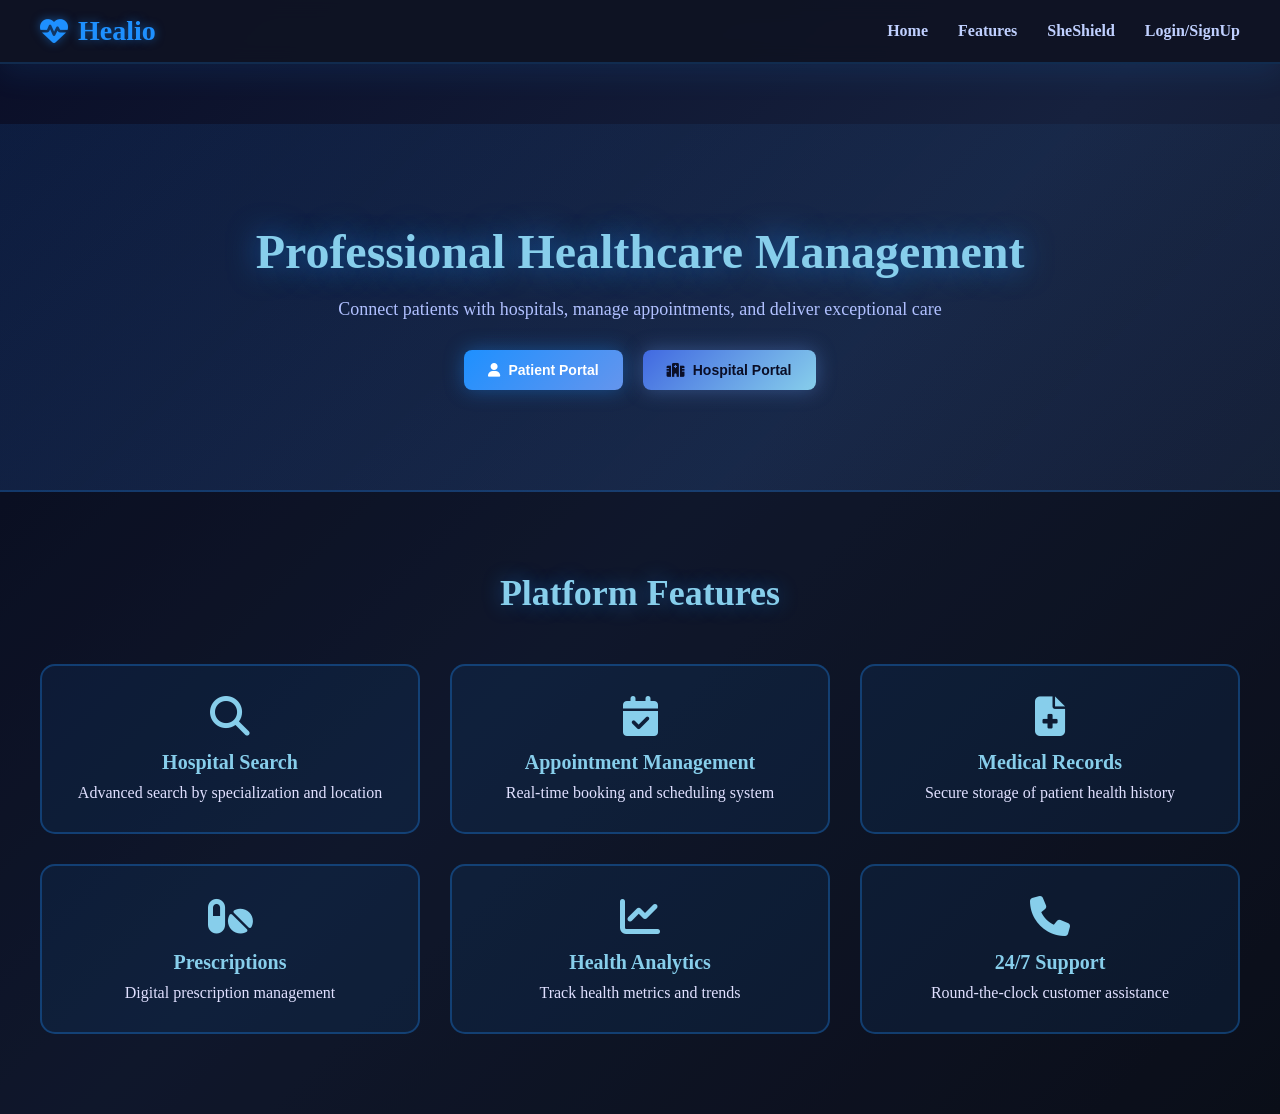
<file: index.html>
<!DOCTYPE html>
<html lang="en">
<head>
  <meta charset="UTF-8" />
  <meta name="viewport" content="width=device-width, initial-scale=1.0" />
  <title>Healio - Professional Healthcare Management</title>
  <link rel="stylesheet" href="style.css" />
  <link rel="stylesheet" href="https://cdnjs.cloudflare.com/ajax/libs/font-awesome/6.5.0/css/all.min.css" />
</head>
<body>

<!-- ECG Pulse Background -->
<svg class="ecg-bg" viewBox="0 0 1000 100">
  <defs>
    <linearGradient id="ecgGradient" x1="0%" y1="0%" x2="100%" y2="0%">
      <stop offset="0%" style="stop-color:#1e90ff;stop-opacity:0.3" />
      <stop offset="50%" style="stop-color:#87ceeb;stop-opacity:0.6" />
      <stop offset="100%" style="stop-color:#1e90ff;stop-opacity:0.3" />
    </linearGradient>
  </defs>
  <polyline class="ecg-line" points="0,50 50,50 60,40 70,60 80,50 130,50 140,45 150,55 160,50 210,50 220,30 230,70 240,50 290,50 300,50 350,50 400,50 450,50 500,50 550,50 600,50 650,50 700,50 750,50 800,50 850,50 900,50 950,50 1000,50" fill="none" stroke="url(#ecgGradient)" stroke-width="2"/>
</svg>

<!-- Navigation -->
<nav class="professional-nav">
  <div class="nav-left">
    <div class="logo">
      <i class="fas fa-heartbeat"></i>
      <span>Healio</span>
    </div>
  </div>
  <ul id="menu" class="nav-menu">
    <li><a href="#hero">Home</a></li>
    <li><a href="#features">Features</a></li>
    <li><a href="women.html">SheShield</a></li>
    <li><a href="login.html">Login/SignUp</a></li>
  </ul>
  <div class="menuBtn" onclick="toggleMenu()">
    <i class="fas fa-bars"></i>
  </div>
</nav>

<!-- Public Area -->
<div id="publicArea">
  <section id="hero" class="hero-section">
    <div class="hero-content">
      <h1>Professional Healthcare Management</h1>
      <p>Connect patients with hospitals, manage appointments, and deliver exceptional care</p>
      <div class="hero-buttons">
        <button class="btn btn-primary" onclick="openModal('\''patientModal'\'')"><i class="fas fa-user"></i> Patient Portal</button>
        <button class="btn btn-secondary" onclick="openModal('\''hospitalModal'\'')"><i class="fas fa-hospital"></i> Hospital Portal</button>
      </div>
    </div>
  </section>

  <section id="features" class="features-section">
    <h2>Platform Features</h2>
    <div class="features-grid">
      <div class="feature-card">
        <i class="fas fa-search"></i>
        <h3>Hospital Search</h3>
        <p>Advanced search by specialization and location</p>
      </div>
      <div class="feature-card">
        <i class="fas fa-calendar-check"></i>
        <h3>Appointment Management</h3>
        <p>Real-time booking and scheduling system</p>
      </div>
      <div class="feature-card">
        <i class="fas fa-file-medical"></i>
        <h3>Medical Records</h3>
        <p>Secure storage of patient health history</p>
      </div>
      <div class="feature-card">
        <i class="fas fa-pills"></i>
        <h3>Prescriptions</h3>
        <p>Digital prescription management</p>
      </div>
      <div class="feature-card">
        <i class="fas fa-chart-line"></i>
        <h3>Health Analytics</h3>
        <p>Track health metrics and trends</p>
      </div>
      <div class="feature-card">
        <i class="fas fa-phone"></i>
        <h3>24/7 Support</h3>
        <p>Round-the-clock customer assistance</p>
      </div>
    </div>
  </section>
</div>

<!-- Patient Dashboard -->
<section id="patientDashboard" class="dashboard hidden">
  <div class="dashboard-header">
    <div class="header-left">
      <h2 id="welcomePatient" class="welcome-text"></h2>
      <p class="header-subtitle">Patient Health Management Portal</p>
    </div>
    <button class="btn btn-logout" onclick="logout()"><i class="fas fa-sign-out-alt"></i> Logout</button>
  </div>

  <div class="dashboard-content">
    <div class="dashboard-left">
      <!-- Hospital Search -->
      <div class="card search-card">
        <h3><i class="fas fa-hospital"></i> Find Hospitals</h3>
        <div class="search-box">
          <input type="text" id="searchInput" placeholder="Search by service (fever, surgery, dental...)" />
          <button class="btn btn-search" onclick="searchHospital()"><i class="fas fa-search"></i></button>
        </div>
      </div>

      <!-- Search Results -->
      <div id="results" class="results-container"></div>
    </div>

    <div class="dashboard-right">
      <!-- Scheduled Appointments -->
      <div class="card appointments-card">
        <h3><i class="fas fa-calendar-check"></i> My Appointments</h3>
        <div id="meetingBox" class="appointments-list">
          <p class="empty-state">No appointments scheduled</p>
        </div>
      </div>

      <!-- Health Tips -->
      <div class="card health-tips-card">
        <h3><i class="fas fa-lightbulb"></i> Health Tips</h3>
        <div class="tips-container">
          <div class="tip">
            <i class="fas fa-droplet"></i>
            <p>Stay hydrated - drink 8 glasses of water daily</p>
          </div>
          <div class="tip">
            <i class="fas fa-running"></i>
            <p>Exercise for 30 minutes daily</p>
          </div>
          <div class="tip">
            <i class="fas fa-moon"></i>
            <p>Get 7-8 hours of quality sleep</p>
          </div>
        </div>
      </div>

      <!-- Medical Records -->
      <div class="card records-card">
        <h3><i class="fas fa-file-medical"></i> Medical Records</h3>
        <div id="medicalRecords" class="records-list">
          <p class="empty-state">No records available</p>
        </div>
      </div>
    </div>
  </div>
</section>

<!-- Hospital Dashboard -->
<section id="hospitalDashboard" class="dashboard hidden">
  <div class="dashboard-header">
    <div class="header-left">
      <h2 id="welcomeHospital" class="welcome-text"></h2>
      <p class="header-subtitle">Hospital Management Portal</p>
    </div>
    <button class="btn btn-logout" onclick="logout()"><i class="fas fa-sign-out-alt"></i> Logout</button>
  </div>

  <div class="dashboard-tabs">
    <button class="tab-btn active" onclick="switchTab('\''appointments'\'')"><i class="fas fa-calendar"></i> Appointments</button>
    <button class="tab-btn" onclick="switchTab('\''profile'\'')"><i class="fas fa-hospital"></i> Profile</button>
    <button class="tab-btn" onclick="switchTab('\''records'\'')"><i class="fas fa-files"></i> Patient Records</button>
    <button class="tab-btn" onclick="switchTab('\''prescriptions'\'')"><i class="fas fa-prescription-bottle"></i> Prescriptions</button>
  </div>

  <div class="dashboard-content hospital-content">
    <div id="appointments-tab" class="tab-content active">
      <div class="card">
        <h3><i class="fas fa-calendar-check"></i> Incoming Appointments</h3>
        <div id="hospitalAppointments" class="appointments-list">
          <p class="empty-state">No appointments</p>
        </div>
      </div>
    </div>

    <div id="profile-tab" class="tab-content hidden">
      <div class="card">
        <h3><i class="fas fa-hospital"></i> Hospital Profile</h3>
        <form id="hospitalProfileForm" onsubmit="event.preventDefault(); saveHospitalProfile()" class="profile-form">
          <div class="form-group">
            <label>Hospital Name</label>
            <input type="text" id="profileHospitalName" readonly class="form-input" />
          </div>
          <div class="form-group">
            <label>Email</label>
            <input type="email" id="profileHospitalEmail" class="form-input" />
          </div>
          <div class="form-group">
            <label>Services (comma separated)</label>
            <input type="text" id="profileHospitalServices" placeholder="fever, surgery, cardiology" class="form-input" />
          </div>
          <div class="form-group">
            <label>Address</label>
            <input type="text" id="profileHospitalAddress" placeholder="City Center, Street Name" class="form-input" />
          </div>
          <div class="form-group">
            <label>Distance (km)</label>
            <input type="number" step="0.1" id="profileHospitalDistance" placeholder="5.0" class="form-input" />
          </div>
          <div class="form-group">
            <label>Contact Number</label>
            <input type="tel" id="profileHospitalPhone" placeholder="+1234567890" class="form-input" />
          </div>
          <button type="submit" class="btn btn-primary"><i class="fas fa-save"></i> Save Profile</button>
        </form>
      </div>
    </div>

    <div id="records-tab" class="tab-content hidden">
      <div class="card">
        <h3><i class="fas fa-file-medical"></i> Patient Records</h3>
        <div id="hospitalRecords" class="records-list">
          <p class="empty-state">No patient records</p>
        </div>
      </div>
    </div>

    <div id="prescriptions-tab" class="tab-content hidden">
      <div class="card">
        <h3><i class="fas fa-prescription-bottle"></i> Issue Prescription</h3>
        <form id="prescriptionForm" onsubmit="event.preventDefault(); issuePrescription()" class="profile-form">
          <div class="form-group">
            <label>Patient Name</label>
            <input type="text" id="prescPatientName" placeholder="Enter patient name" class="form-input" />
          </div>
          <div class="form-group">
            <label>Diagnosis</label>
            <input type="text" id="prescDiagnosis" placeholder="Medical condition" class="form-input" />
          </div>
          <div class="form-group">
            <label>Medications</label>
            <textarea id="prescMedications" placeholder="List medications and dosage" class="form-input" rows="4"></textarea>
          </div>
          <button type="submit" class="btn btn-primary"><i class="fas fa-plus"></i> Issue Prescription</button>
        </form>
      </div>

      <div class="card">
        <h3>Issued Prescriptions</h3>
        <div id="issuedPrescriptions" class="records-list">
          <p class="empty-state">No prescriptions issued</p>
        </div>
      </div>
    </div>
  </div>
</section>

<!-- Patient Login Modal -->
<div class="modal" id="patientModal">
  <div class="modal-content">
    <div class="modal-header">
      <h2><i class="fas fa-user-md"></i> Patient Portal</h2>
      <span class="modal-close" onclick="closeModal('\''patientModal'\'')">&times;</span>
    </div>
    <form onsubmit="event.preventDefault(); patientLogin()" class="modal-form">
      <input type="text" id="pname" placeholder="Full Name" required />
      <input type="email" id="pemail" placeholder="Email Address" required />
      <input type="password" id="ppassword" placeholder="Password" required />
      <button type="submit" class="btn btn-primary btn-full"><i class="fas fa-sign-in-alt"></i> Login</button>
    </form>
  </div>
</div>

<!-- Hospital Login Modal -->
<div class="modal" id="hospitalModal">
  <div class="modal-content">
    <div class="modal-header">
      <h2><i class="fas fa-hospital"></i> Hospital Portal</h2>
      <span class="modal-close" onclick="closeModal('\''hospitalModal'\'')">&times;</span>
    </div>
    <form onsubmit="event.preventDefault(); hospitalLogin()" class="modal-form">
      <input type="text" id="hname" placeholder="Hospital Name" required />
      <input type="email" id="hemail" placeholder="Email Address" required />
      <input type="password" id="hpassword" placeholder="Password" required />
      <input type="text" id="hservices" placeholder="Services (fever, surgery, etc.)" />
      <input type="text" id="haddress" placeholder="Address" />
      <input type="number" id="hdistance" step="0.1" placeholder="Distance (km)" />
      <button type="submit" class="btn btn-primary btn-full"><i class="fas fa-sign-in-alt"></i> Login / Register</button>
    </form>
  </div>
</div>

<script src="script.js"></script>
</body>
</html>
</file>
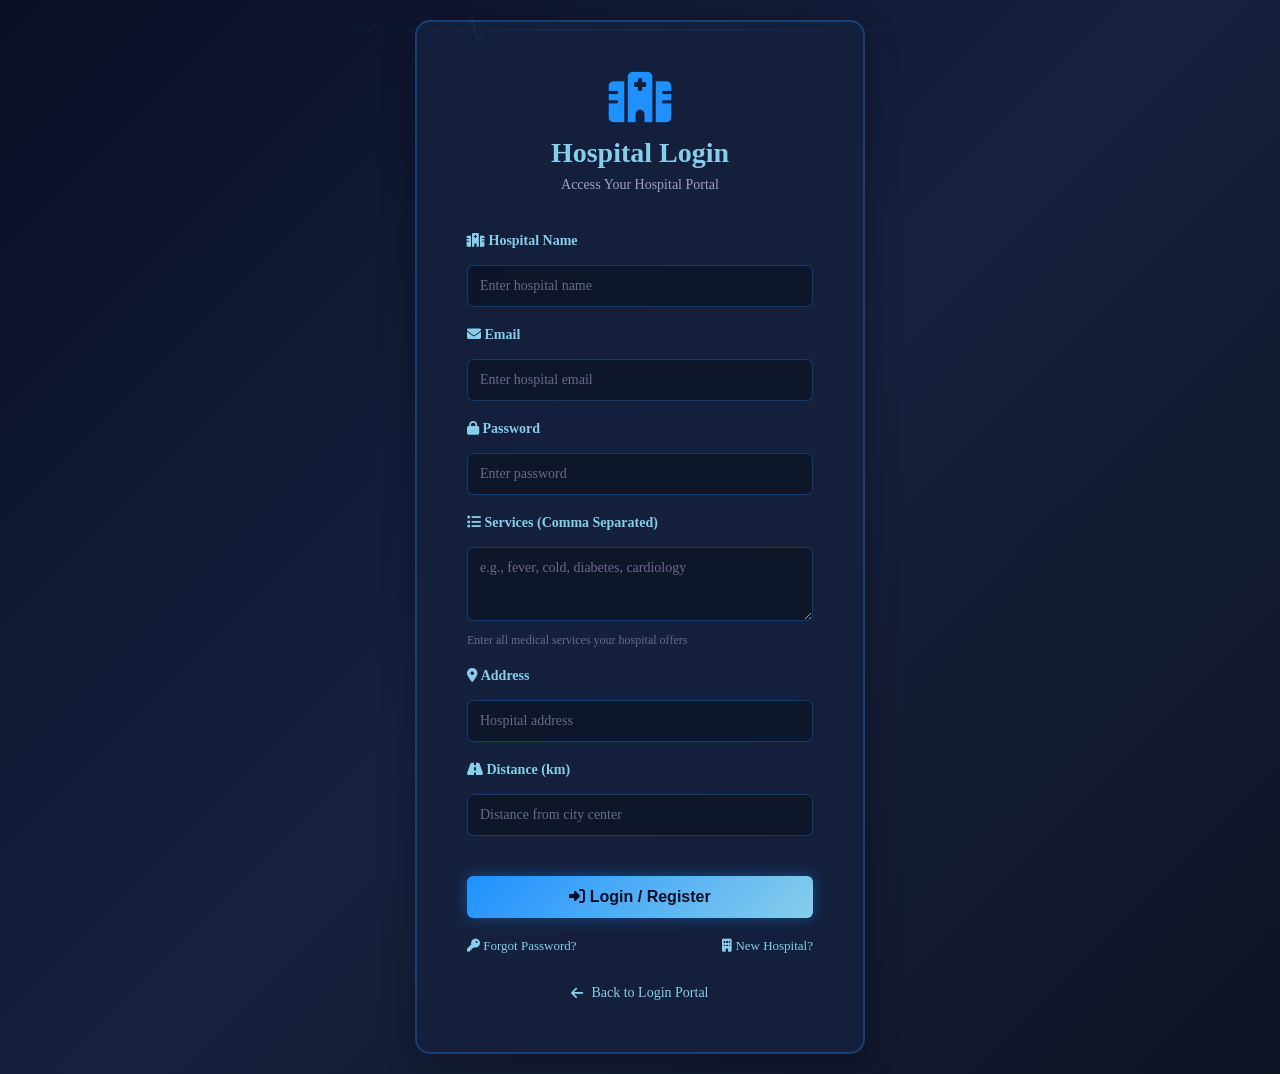
<file: hospital-dashboard.html>
﻿<!DOCTYPE html>
<html lang="en">
<head>
  <meta charset="UTF-8" />
  <meta name="viewport" content="width=device-width, initial-scale=1.0" />
  <title>Hospital Dashboard - Healio</title>
  <link rel="stylesheet" href="style.css" />
  <link rel="stylesheet" href="https://cdnjs.cloudflare.com/ajax/libs/font-awesome/6.5.0/css/all.min.css" />
  <style>
    .dashboard-nav {
      background: rgba(15, 20, 35, 0.95);
      backdrop-filter: blur(10px);
      border-bottom: 2px solid rgba(30, 144, 255, 0.2);
      padding: 15px 40px;
      display: flex;
      justify-content: space-between;
      align-items: center;
      position: sticky;
      top: 0;
      z-index: 100;
    }

    .dashboard-nav .logo {
      display: flex;
      align-items: center;
      gap: 10px;
      font-size: 24px;
      color: #87ceeb;
      font-weight: 600;
    }

    .dashboard-nav .logo i {
      color: #1e90ff;
      animation: heartbeat 1.5s ease-in-out infinite;
    }

    .dashboard-nav-right {
      display: flex;
      gap: 20px;
      align-items: center;
    }

    .user-info {
      text-align: right;
      color: #a0a0c0;
      font-size: 14px;
    }

    .user-info .name {
      color: #87ceeb;
      font-weight: 600;
    }

    .btn-logout {
      padding: 8px 16px;
      background: linear-gradient(135deg, #ff6464, #ff4444);
      color: white;
      border: none;
      border-radius: 6px;
      cursor: pointer;
      transition: all 0.3s ease;
      font-size: 14px;
    }

    .btn-logout:hover {
      box-shadow: 0 0 15px rgba(255, 100, 100, 0.5);
      transform: scale(1.05);
    }

    @keyframes heartbeat {
      0%, 100% { transform: scale(1); }
      50% { transform: scale(1.2); }
    }

    .dashboard-container {
      max-width: 1400px;
      margin: 0 auto;
      padding: 30px 20px;
    }

    .dashboard-header {
      margin-bottom: 30px;
      text-align: center;
    }

    .dashboard-header h1 {
      font-size: 36px;
      color: #87ceeb;
      margin-bottom: 8px;
    }

    .dashboard-header p {
      color: #a0a0c0;
      font-size: 16px;
    }

    .tab-navigation {
      display: flex;
      gap: 10px;
      margin-bottom: 30px;
      border-bottom: 2px solid rgba(30, 144, 255, 0.2);
      overflow-x: auto;
    }

    .tab-btn {
      padding: 12px 24px;
      background: transparent;
      border: none;
      color: #a0a0c0;
      cursor: pointer;
      font-size: 14px;
      font-weight: 600;
      transition: all 0.3s ease;
      border-bottom: 3px solid transparent;
      white-space: nowrap;
    }

    .tab-btn:hover {
      color: #87ceeb;
    }

    .tab-btn.active {
      color: #1e90ff;
      border-bottom-color: #1e90ff;
      box-shadow: 0 0 15px rgba(30, 144, 255, 0.3);
    }

    .tab-content {
      display: none;
      animation: fadeIn 0.3s ease;
    }

    .tab-content.active {
      display: block;
    }

    @keyframes fadeIn {
      from { opacity: 0; }
      to { opacity: 1; }
    }

    .dashboard-section {
      background: rgba(22, 33, 62, 0.8);
      border: 2px solid rgba(30, 144, 255, 0.2);
      border-radius: 12px;
      padding: 25px;
      backdrop-filter: blur(10px);
      margin-bottom: 20px;
    }

    .dashboard-section h2 {
      color: #87ceeb;
      margin-bottom: 20px;
      display: flex;
      align-items: center;
      gap: 10px;
      font-size: 20px;
    }

    .form-group {
      margin-bottom: 20px;
    }

    .form-group label {
      display: block;
      margin-bottom: 8px;
      color: #87ceeb;
      font-weight: 600;
      font-size: 14px;
    }

    .form-group input,
    .form-group textarea {
      width: 100%;
      padding: 12px;
      background: rgba(0, 0, 0, 0.3);
      border: 1px solid rgba(30, 144, 255, 0.3);
      border-radius: 6px;
      color: #e0e0ff;
      font-size: 14px;
      transition: all 0.3s ease;
      font-family: inherit;
    }

    .form-group input:focus,
    .form-group textarea:focus {
      outline: none;
      border-color: #1e90ff;
      box-shadow: 0 0 10px rgba(30, 144, 255, 0.3);
    }

    .form-grid {
      display: grid;
      grid-template-columns: 1fr 1fr;
      gap: 20px;
    }

    .btn-primary {
      padding: 12px 20px;
      background: linear-gradient(135deg, #1e90ff, #87ceeb);
      border: none;
      border-radius: 6px;
      color: #0a0e27;
      font-weight: 600;
      cursor: pointer;
      transition: all 0.3s ease;
      box-shadow: 0 0 10px rgba(30, 144, 255, 0.3);
      font-size: 14px;
    }

    .btn-primary:hover {
      box-shadow: 0 0 20px rgba(30, 144, 255, 0.5);
      transform: scale(1.05);
    }

    .appointment-item,
    .record-item {
      background: rgba(30, 144, 255, 0.05);
      border-left: 4px solid #1e90ff;
      padding: 15px;
      margin-bottom: 15px;
      border-radius: 6px;
      color: #a0a0c0;
      font-size: 14px;
    }

    .appointment-item p,
    .record-item p {
      margin: 6px 0;
    }

    .appointment-item b,
    .record-item b {
      color: #87ceeb;
    }

    .empty-state {
      text-align: center;
      color: #6a6a8a;
      padding: 40px 20px;
      font-size: 14px;
    }

    .grid-2 {
      display: grid;
      grid-template-columns: 1fr 1fr;
      gap: 20px;
    }

    @media (max-width: 768px) {
      .form-grid,
      .grid-2 {
        grid-template-columns: 1fr;
      }

      .tab-navigation {
        flex-wrap: wrap;
      }

      .dashboard-nav {
        padding: 15px 20px;
      }

      .dashboard-container {
        padding: 20px 15px;
      }
    }
  </style>
</head>
<body>

<!-- ECG Background -->
<svg class="ecg-bg" viewBox="0 0 1000 100">
  <defs>
    <linearGradient id="ecgGradient" x1="0%" y1="0%" x2="100%" y2="0%">
      <stop offset="0%" style="stop-color:#1e90ff;stop-opacity:0.3" />
      <stop offset="50%" style="stop-color:#87ceeb;stop-opacity:0.6" />
      <stop offset="100%" style="stop-color:#1e90ff;stop-opacity:0.3" />
    </linearGradient>
  </defs>
  <polyline class="ecg-line" points="0,50 50,50 60,40 70,60 80,50 130,50 140,45 150,55 160,50 210,50 220,30 230,70 240,50 290,50 300,50 350,50 400,50 450,50 500,50 550,50 600,50 650,50 700,50 750,50 800,50 850,50 900,50 950,50 1000,50" fill="none" stroke="url(#ecgGradient)" stroke-width="2"/>
</svg>

<!-- Navigation -->
<div class="dashboard-nav">
  <div class="logo">
    <i class="fas fa-heartbeat"></i>
    <span>Healio</span>
  </div>
  <div class="dashboard-nav-right">
    <div class="user-info">
      <div class="name" id="hospitalNameDisplay">Hospital</div>
      <div style="font-size: 12px;">Hospital Portal</div>
    </div>
    <button class="btn-logout" onclick="logoutHospital()">
      <i class="fas fa-sign-out-alt"></i> Logout
    </button>
  </div>
</div>

<!-- Dashboard Content -->
<div class="dashboard-container">
  <div class="dashboard-header">
    <h1><i class="fas fa-clinic-medical"></i> Hospital Dashboard</h1>
    <p id="welcomeHospital">Welcome to your hospital management portal</p>
  </div>

  <!-- Tab Navigation -->
  <div class="tab-navigation">
    <button class="tab-btn active" onclick="switchTab('appointments')">
      <i class="fas fa-calendar-check"></i> Appointments
    </button>
    <button class="tab-btn" onclick="switchTab('profile')">
      <i class="fas fa-hospital"></i> Profile
    </button>
    <button class="tab-btn" onclick="switchTab('records')">
      <i class="fas fa-file-medical"></i> Patient Records
    </button>
    <button class="tab-btn" onclick="switchTab('prescriptions')">
      <i class="fas fa-prescription"></i> Prescriptions
    </button>
  </div>

  <!-- Appointments Tab -->
  <div id="appointments-tab" class="tab-content active">
    <div class="dashboard-section">
      <h2><i class="fas fa-calendar-check"></i> Incoming Appointments</h2>
      <div id="hospitalAppointments">
        <p class="empty-state">No appointments scheduled</p>
      </div>
    </div>
  </div>

  <!-- Profile Tab -->
  <div id="profile-tab" class="tab-content">
    <div class="dashboard-section">
      <h2><i class="fas fa-cog"></i> Hospital Profile Management</h2>
      <form onsubmit="event.preventDefault(); saveHospitalProfile();">
        <div class="form-grid">
          <div class="form-group">
            <label for="profileHospitalName"><i class="fas fa-hospital"></i> Hospital Name</label>
            <input type="text" id="profileHospitalName" placeholder="Hospital name" required />
          </div>
          <div class="form-group">
            <label for="profileHospitalEmail"><i class="fas fa-envelope"></i> Email</label>
            <input type="email" id="profileHospitalEmail" placeholder="Hospital email" />
          </div>
        </div>

        <div class="form-group">
          <label for="profileHospitalServices"><i class="fas fa-list"></i> Services (Comma Separated)</label>
          <textarea id="profileHospitalServices" placeholder="fever, cold, diabetes, cardiology..." rows="3"></textarea>
        </div>

        <div class="form-group">
          <label for="profileHospitalAddress"><i class="fas fa-map-marker-alt"></i> Address</label>
          <input type="text" id="profileHospitalAddress" placeholder="Hospital address" />
        </div>

        <div class="form-grid">
          <div class="form-group">
            <label for="profileHospitalDistance"><i class="fas fa-road"></i> Distance (km)</label>
            <input type="number" id="profileHospitalDistance" placeholder="Distance from city center" step="0.1" />
          </div>
          <div class="form-group">
            <label for="profileHospitalPhone"><i class="fas fa-phone"></i> Phone</label>
            <input type="tel" id="profileHospitalPhone" placeholder="Contact phone number" />
          </div>
        </div>

        <button type="submit" class="btn-primary">
          <i class="fas fa-save"></i> Save Profile
        </button>
      </form>
    </div>
  </div>

  <!-- Patient Records Tab -->
  <div id="records-tab" class="tab-content">
    <div class="dashboard-section">
      <h2><i class="fas fa-file-medical"></i> Patient Medical Records</h2>
      <div id="patientRecordsBox">
        <p class="empty-state">No patient records available</p>
      </div>
    </div>
  </div>

  <!-- Prescriptions Tab -->
  <div id="prescriptions-tab" class="tab-content">
    <div class="grid-2">
      <!-- Issue Prescription Form -->
      <div class="dashboard-section">
        <h2><i class="fas fa-prescription"></i> Issue Prescription</h2>
        <form onsubmit="event.preventDefault(); issuePrescription();">
          <div class="form-group">
            <label for="prescPatientName"><i class="fas fa-user"></i> Patient Name</label>
            <input type="text" id="prescPatientName" placeholder="Patient name" required />
          </div>

          <div class="form-group">
            <label for="prescDiagnosis"><i class="fas fa-stethoscope"></i> Diagnosis</label>
            <textarea id="prescDiagnosis" placeholder="Medical diagnosis" rows="3" required></textarea>
          </div>

          <div class="form-group">
            <label for="prescMedications"><i class="fas fa-pills"></i> Medications</label>
            <textarea id="prescMedications" placeholder="List of medications and dosages" rows="3" required></textarea>
          </div>

          <button type="submit" class="btn-primary">
            <i class="fas fa-check"></i> Issue Prescription
          </button>
        </form>
      </div>

      <!-- Issued Prescriptions List -->
      <div class="dashboard-section">
        <h2><i class="fas fa-list"></i> Issued Prescriptions</h2>
        <div id="issuedPrescriptions">
          <p class="empty-state">No prescriptions issued</p>
        </div>
      </div>
    </div>
  </div>
</div>

<script src="script.js"></script>
<script>
function checkHospitalAuth() {
  const hospital = localStorage.getItem("hospital");
  if(!hospital) {
    window.location.href = "hospital-login.html";
    return false;
  }
  document.getElementById("hospitalNameDisplay").textContent = hospital;
  document.getElementById("welcomeHospital").textContent = `Welcome, ${hospital}! Manage your hospital here`;
  loadHospitalData();
  return true;
}

function logoutHospital() {
  if(confirm("Are you sure you want to logout?")) {
    localStorage.removeItem("hospital");
    localStorage.removeItem("hospitalEmail");
    localStorage.removeItem("currentHospital");
    window.location.href = "hospital-login.html";
  }
}

function switchTab(tabName) {
  // Remove active class from all tabs
  document.querySelectorAll('.tab-content').forEach(tab => {
    tab.classList.remove('active');
  });
  document.querySelectorAll('.tab-btn').forEach(btn => {
    btn.classList.remove('active');
  });

  // Add active class to selected tab
  document.getElementById(`${tabName}-tab`).classList.add('active');
  event.target.classList.add('active');

  // Load data for the tab
  const hospitalName = localStorage.getItem('hospital');
  if(tabName === 'appointments') {
    loadHospitalAppointments(hospitalName);
  } else if(tabName === 'prescriptions') {
    loadIssuedPrescriptions(hospitalName);
  } else if(tabName === 'profile') {
    loadHospitalProfile();
  }
}

window.onload = function() {
  checkHospitalAuth();
};
</script>
</body>
</html>
</file>
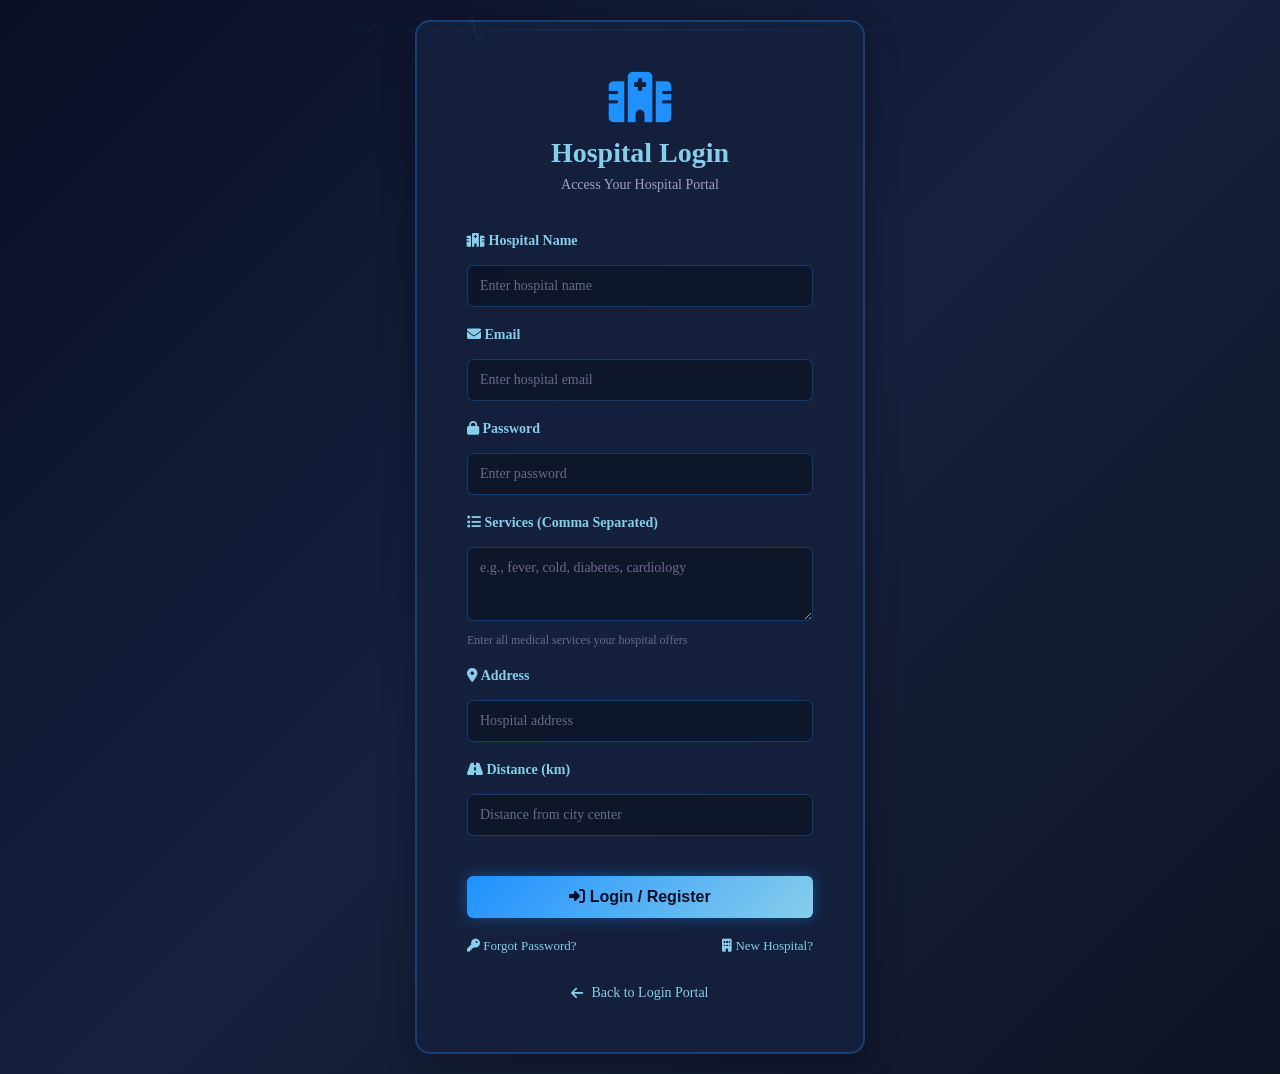
<file: hospital-login.html>
﻿<!DOCTYPE html>
<html lang="en">
<head>
  <meta charset="UTF-8" />
  <meta name="viewport" content="width=device-width, initial-scale=1.0" />
  <title>Hospital Login - Healio</title>
  <link rel="stylesheet" href="style.css" />
  <link rel="stylesheet" href="https://cdnjs.cloudflare.com/ajax/libs/font-awesome/6.5.0/css/all.min.css" />
  <style>
    .auth-page {
      min-height: 100vh;
      display: flex;
      align-items: center;
      justify-content: center;
      padding: 20px;
      background: linear-gradient(135deg, #0a0e27 0%, #16213e 50%, #0f1423 100%);
    }

    .auth-box {
      background: rgba(22, 33, 62, 0.9);
      border: 2px solid rgba(30, 144, 255, 0.3);
      border-radius: 15px;
      padding: 50px;
      max-width: 450px;
      width: 100%;
      backdrop-filter: blur(10px);
      box-shadow: 0 8px 32px rgba(0, 0, 0, 0.3);
    }

    .auth-header {
      text-align: center;
      margin-bottom: 40px;
    }

    .auth-header i {
      font-size: 50px;
      color: #1e90ff;
      margin-bottom: 15px;
    }

    .auth-header h1 {
      font-size: 28px;
      color: #87ceeb;
      margin-bottom: 8px;
    }

    .auth-header p {
      color: #a0a0c0;
      font-size: 14px;
    }

    .form-group {
      margin-bottom: 20px;
    }

    .form-group label {
      display: block;
      margin-bottom: 8px;
      color: #87ceeb;
      font-weight: 600;
      font-size: 14px;
    }

    .form-group input,
    .form-group textarea {
      width: 100%;
      padding: 12px;
      background: rgba(0, 0, 0, 0.3);
      border: 1px solid rgba(30, 144, 255, 0.3);
      border-radius: 6px;
      color: #e0e0ff;
      font-size: 14px;
      transition: all 0.3s ease;
      font-family: inherit;
    }

    .form-group input:focus,
    .form-group textarea:focus {
      outline: none;
      border-color: #1e90ff;
      box-shadow: 0 0 10px rgba(30, 144, 255, 0.3);
      background: rgba(0, 0, 0, 0.5);
    }

    .form-group input::placeholder,
    .form-group textarea::placeholder {
      color: #6a6a8a;
    }

    .login-button {
      width: 100%;
      padding: 12px;
      margin-top: 20px;
      background: linear-gradient(135deg, #1e90ff, #87ceeb);
      border: none;
      border-radius: 6px;
      color: #0a0e27;
      font-weight: 600;
      font-size: 16px;
      cursor: pointer;
      transition: all 0.3s ease;
      box-shadow: 0 0 15px rgba(30, 144, 255, 0.4);
    }

    .login-button:hover {
      box-shadow: 0 0 25px rgba(30, 144, 255, 0.7);
      transform: scale(1.02);
    }

    .form-links {
      display: flex;
      justify-content: space-between;
      margin-top: 20px;
      font-size: 13px;
    }

    .form-links a {
      color: #87ceeb;
      text-decoration: none;
      transition: all 0.3s ease;
    }

    .form-links a:hover {
      color: #1e90ff;
    }

    .back-link {
      text-align: center;
      margin-top: 30px;
    }

    .back-link a {
      color: #87ceeb;
      text-decoration: none;
      display: inline-flex;
      align-items: center;
      gap: 8px;
      transition: all 0.3s ease;
      font-size: 14px;
    }

    .back-link a:hover {
      color: #1e90ff;
      transform: translateX(-5px);
    }

    .form-hint {
      color: #6a6a8a;
      font-size: 12px;
      margin-top: 4px;
    }
  </style>
</head>
<body>

<!-- ECG Background -->
<svg class="ecg-bg" viewBox="0 0 1000 100">
  <defs>
    <linearGradient id="ecgGradient" x1="0%" y1="0%" x2="100%" y2="0%">
      <stop offset="0%" style="stop-color:#1e90ff;stop-opacity:0.3" />
      <stop offset="50%" style="stop-color:#87ceeb;stop-opacity:0.6" />
      <stop offset="100%" style="stop-color:#1e90ff;stop-opacity:0.3" />
    </linearGradient>
  </defs>
  <polyline class="ecg-line" points="0,50 50,50 60,40 70,60 80,50 130,50 140,45 150,55 160,50 210,50 220,30 230,70 240,50 290,50 300,50 350,50 400,50 450,50 500,50 550,50 600,50 650,50 700,50 750,50 800,50 850,50 900,50 950,50 1000,50" fill="none" stroke="url(#ecgGradient)" stroke-width="2"/>
</svg>

<div class="auth-page">
  <div class="auth-box">
    <div class="auth-header">
      <i class="fas fa-hospital"></i>
      <h1>Hospital Login</h1>
      <p>Access Your Hospital Portal</p>
    </div>

    <form onsubmit="event.preventDefault(); hospitalLoginForm();">
      <div class="form-group">
        <label for="hname"><i class="fas fa-hospital"></i> Hospital Name</label>
        <input type="text" id="hname" placeholder="Enter hospital name" required />
      </div>

      <div class="form-group">
        <label for="hemail"><i class="fas fa-envelope"></i> Email</label>
        <input type="email" id="hemail" placeholder="Enter hospital email" required />
      </div>

      <div class="form-group">
        <label for="hpassword"><i class="fas fa-lock"></i> Password</label>
        <input type="password" id="hpassword" placeholder="Enter password" required />
      </div>

      <div class="form-group">
        <label for="hservices"><i class="fas fa-list"></i> Services (Comma Separated)</label>
        <textarea id="hservices" placeholder="e.g., fever, cold, diabetes, cardiology" rows="3"></textarea>
        <div class="form-hint">Enter all medical services your hospital offers</div>
      </div>

      <div class="form-group">
        <label for="haddress"><i class="fas fa-map-marker-alt"></i> Address</label>
        <input type="text" id="haddress" placeholder="Hospital address" />
      </div>

      <div class="form-group">
        <label for="hdistance"><i class="fas fa-road"></i> Distance (km)</label>
        <input type="number" id="hdistance" placeholder="Distance from city center" step="0.1" />
      </div>

      <button type="submit" class="login-button">
        <i class="fas fa-sign-in-alt"></i> Login / Register
      </button>
    </form>

    <div class="form-links">
      <a href="#"><i class="fas fa-key"></i> Forgot Password?</a>
      <a href="hospital-signup.html"><i class="fas fa-building"></i> New Hospital?</a>
    </div>

    <div class="back-link">
      <a href="login.html"><i class="fas fa-arrow-left"></i> Back to Login Portal</a>
    </div>
  </div>
</div>

<script src="script.js"></script>
<script>
function hospitalLoginForm() {
  const name = document.getElementById("hname").value.trim();
  const email = document.getElementById("hemail").value.trim();
  const password = document.getElementById("hpassword").value.trim();
  let services = (document.getElementById("hservices").value || "").split(',').map(s => s.trim().toLowerCase()).filter(Boolean);
  const address = document.getElementById("haddress").value.trim();
  const distance = parseFloat(document.getElementById("hdistance").value);

  if(!name || !email || !password) {
    alert("Hospital name, email, and password are required");
    return;
  }

  if(!services.length) {
    services = ["general"];
  }

  const hospital = {
    name,
    email,
    services,
    address: address || "Not specified",
    distance: Number.isFinite(distance) ? distance : 0,
    rating: 4.6,
    phone: ""
  };

  const stored = getStoredHospitals();
  const existingIndex = stored.findIndex(h => h.name.toLowerCase() === name.toLowerCase());
  if(existingIndex >= 0) {
    stored[existingIndex] = hospital;
  } else {
    stored.push(hospital);
  }
  saveStoredHospitals(stored);
  setStoredCurrentHospital(hospital);
  localStorage.setItem("hospital", name);
  localStorage.setItem("hospitalEmail", email);

  window.location.href = "hospital-dashboard.html";
}
</script>
</body>
</html>
</file>
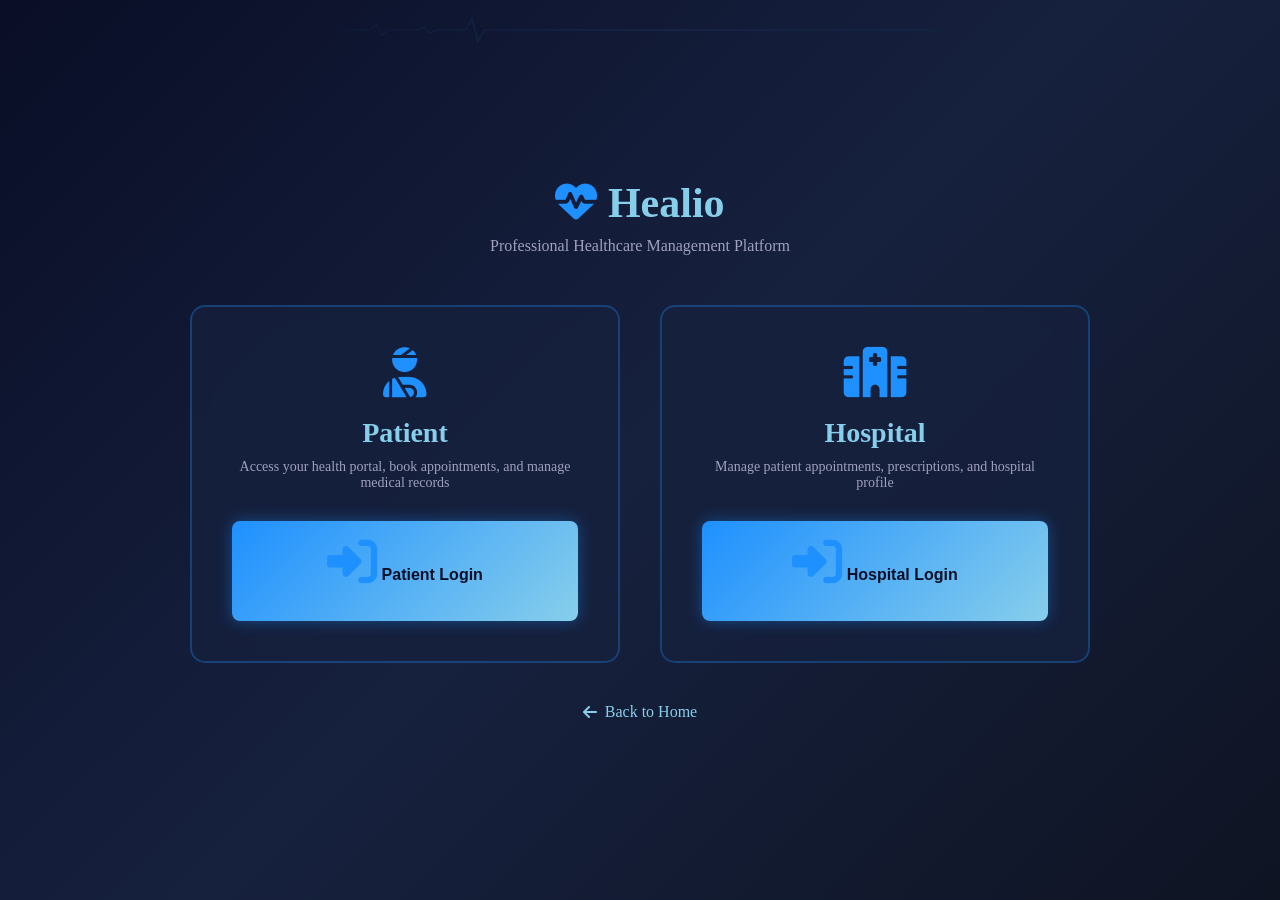
<file: login.html>
﻿<!DOCTYPE html>
<html lang="en">
<head>
  <meta charset="UTF-8" />
  <meta name="viewport" content="width=device-width, initial-scale=1.0" />
  <title>Healio - Healthcare Portal Login</title>
  <link rel="stylesheet" href="style.css" />
  <link rel="stylesheet" href="https://cdnjs.cloudflare.com/ajax/libs/font-awesome/6.5.0/css/all.min.css" />
  <style>
    .login-container {
      min-height: 100vh;
      display: flex;
      align-items: center;
      justify-content: center;
      padding: 20px;
      background: linear-gradient(135deg, #0a0e27 0%, #16213e 50%, #0f1423 100%);
    }

    .login-cards {
      display: grid;
      grid-template-columns: 1fr 1fr;
      gap: 40px;
      max-width: 900px;
      width: 100%;
    }

    .login-card {
      background: rgba(22, 33, 62, 0.8);
      border: 2px solid rgba(30, 144, 255, 0.3);
      border-radius: 15px;
      padding: 40px;
      backdrop-filter: blur(10px);
      transition: all 0.3s ease;
      text-align: center;
    }

    .login-card:hover {
      border-color: #1e90ff;
      box-shadow: 0 0 20px rgba(30, 144, 255, 0.3);
      transform: translateY(-5px);
    }

    .login-card i {
      font-size: 50px;
      color: #1e90ff;
      margin-bottom: 20px;
    }

    .login-card h2 {
      font-size: 28px;
      margin-bottom: 10px;
      color: #87ceeb;
    }

    .login-card p {
      color: #a0a0c0;
      margin-bottom: 30px;
      font-size: 14px;
    }

    .login-button {
      width: 100%;
      padding: 15px;
      font-size: 16px;
      border-radius: 8px;
      border: none;
      cursor: pointer;
      transition: all 0.3s ease;
      background: linear-gradient(135deg, #1e90ff, #87ceeb);
      color: #0a0e27;
      font-weight: 600;
      box-shadow: 0 0 15px rgba(30, 144, 255, 0.4);
    }

    .login-button:hover {
      box-shadow: 0 0 25px rgba(30, 144, 255, 0.7);
      transform: scale(1.02);
    }

    .home-link {
      text-align: center;
      margin-top: 40px;
    }

    .home-link a {
      color: #87ceeb;
      text-decoration: none;
      display: inline-flex;
      align-items: center;
      gap: 8px;
      transition: all 0.3s ease;
    }

    .home-link a:hover {
      color: #1e90ff;
      transform: translateX(-5px);
    }

    @media (max-width: 768px) {
      .login-cards {
        grid-template-columns: 1fr;
        gap: 20px;
      }

      .login-card {
        padding: 30px;
      }
    }
  </style>
</head>
<body>

<!-- ECG Background -->
<svg class="ecg-bg" viewBox="0 0 1000 100">
  <defs>
    <linearGradient id="ecgGradient" x1="0%" y1="0%" x2="100%" y2="0%">
      <stop offset="0%" style="stop-color:#1e90ff;stop-opacity:0.3" />
      <stop offset="50%" style="stop-color:#87ceeb;stop-opacity:0.6" />
      <stop offset="100%" style="stop-color:#1e90ff;stop-opacity:0.3" />
    </linearGradient>
  </defs>
  <polyline class="ecg-line" points="0,50 50,50 60,40 70,60 80,50 130,50 140,45 150,55 160,50 210,50 220,30 230,70 240,50 290,50 300,50 350,50 400,50 450,50 500,50 550,50 600,50 650,50 700,50 750,50 800,50 850,50 900,50 950,50 1000,50" fill="none" stroke="url(#ecgGradient)" stroke-width="2"/>
</svg>

<div class="login-container">
  <div>
    <div style="text-align: center; margin-bottom: 50px;">
      <h1 style="color: #87ceeb; font-size: 42px; margin-bottom: 10px;">
        <i class="fas fa-heartbeat" style="color: #1e90ff;"></i> Healio
      </h1>
      <p style="color: #a0a0c0;">Professional Healthcare Management Platform</p>
    </div>

    <div class="login-cards">
      <!-- Patient Login -->
      <div class="login-card">
        <i class="fas fa-user-injured"></i>
        <h2>Patient</h2>
        <p>Access your health portal, book appointments, and manage medical records</p>
        <button class="login-button" onclick="window.location.href='patient-login.html'">
          <i class="fas fa-sign-in-alt"></i> Patient Login
        </button>
      </div>

      <!-- Hospital Login -->
      <div class="login-card">
        <i class="fas fa-hospital"></i>
        <h2>Hospital</h2>
        <p>Manage patient appointments, prescriptions, and hospital profile</p>
        <button class="login-button" onclick="window.location.href='hospital-login.html'">
          <i class="fas fa-sign-in-alt"></i> Hospital Login
        </button>
      </div>
    </div>

    <div class="home-link">
      <a href="index.html"><i class="fas fa-arrow-left"></i> Back to Home</a>
    </div>
  </div>
</div>

<script src="script.js"></script>
</body>
</html>
</file>
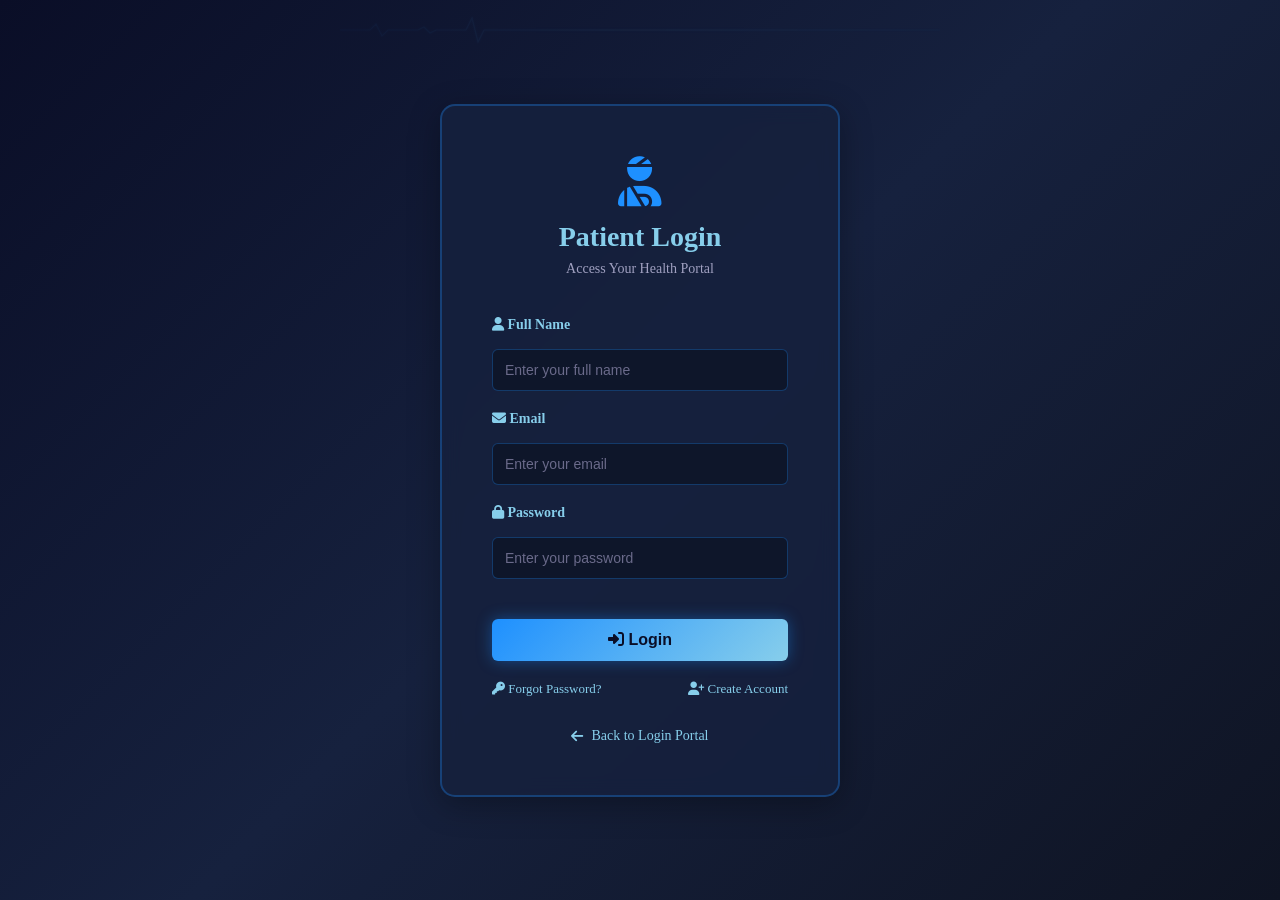
<file: patient-dashboard.html>
﻿<!DOCTYPE html>
<html lang="en">
<head>
  <meta charset="UTF-8" />
  <meta name="viewport" content="width=device-width, initial-scale=1.0" />
  <title>Patient Dashboard - Healio</title>
  <link rel="stylesheet" href="style.css" />
  <link rel="stylesheet" href="https://cdnjs.cloudflare.com/ajax/libs/font-awesome/6.5.0/css/all.min.css" />
  <style>
    .dashboard-nav {
      background: rgba(15, 20, 35, 0.95);
      backdrop-filter: blur(10px);
      border-bottom: 2px solid rgba(30, 144, 255, 0.2);
      padding: 15px 40px;
      display: flex;
      justify-content: space-between;
      align-items: center;
      position: sticky;
      top: 0;
      z-index: 100;
    }

    .dashboard-nav .logo {
      display: flex;
      align-items: center;
      gap: 10px;
      font-size: 24px;
      color: #87ceeb;
      font-weight: 600;
    }

    .dashboard-nav .logo i {
      color: #1e90ff;
      animation: heartbeat 1.5s ease-in-out infinite;
    }

    .dashboard-nav-right {
      display: flex;
      gap: 20px;
      align-items: center;
    }

    .user-info {
      text-align: right;
      color: #a0a0c0;
      font-size: 14px;
    }

    .user-info .name {
      color: #87ceeb;
      font-weight: 600;
    }

    .btn-logout {
      padding: 8px 16px;
      background: linear-gradient(135deg, #ff6464, #ff4444);
      color: white;
      border: none;
      border-radius: 6px;
      cursor: pointer;
      transition: all 0.3s ease;
      font-size: 14px;
    }

    .btn-logout:hover {
      box-shadow: 0 0 15px rgba(255, 100, 100, 0.5);
      transform: scale(1.05);
    }

    @keyframes heartbeat {
      0%, 100% { transform: scale(1); }
      50% { transform: scale(1.2); }
    }

    .dashboard-container {
      max-width: 1400px;
      margin: 0 auto;
      padding: 30px 20px;
    }

    .dashboard-header {
      margin-bottom: 30px;
      text-align: center;
    }

    .dashboard-header h1 {
      font-size: 36px;
      color: #87ceeb;
      margin-bottom: 8px;
    }

    .dashboard-header p {
      color: #a0a0c0;
      font-size: 16px;
    }

    .dashboard-grid {
      display: grid;
      grid-template-columns: 2fr 1fr;
      gap: 30px;
      margin-bottom: 30px;
    }

    .dashboard-section {
      background: rgba(22, 33, 62, 0.8);
      border: 2px solid rgba(30, 144, 255, 0.2);
      border-radius: 12px;
      padding: 25px;
      backdrop-filter: blur(10px);
    }

    .dashboard-section h2 {
      color: #87ceeb;
      margin-bottom: 20px;
      display: flex;
      align-items: center;
      gap: 10px;
      font-size: 20px;
    }

    .search-box {
      display: flex;
      gap: 10px;
      margin-bottom: 20px;
    }

    .search-box input {
      flex: 1;
      padding: 12px;
      background: rgba(0, 0, 0, 0.3);
      border: 1px solid rgba(30, 144, 255, 0.3);
      border-radius: 6px;
      color: #e0e0ff;
      transition: all 0.3s ease;
    }

    .search-box input:focus {
      outline: none;
      border-color: #1e90ff;
      box-shadow: 0 0 10px rgba(30, 144, 255, 0.3);
    }

    .search-box button {
      padding: 12px 20px;
      background: linear-gradient(135deg, #1e90ff, #87ceeb);
      border: none;
      border-radius: 6px;
      color: #0a0e27;
      font-weight: 600;
      cursor: pointer;
      transition: all 0.3s ease;
      box-shadow: 0 0 10px rgba(30, 144, 255, 0.3);
    }

    .search-box button:hover {
      box-shadow: 0 0 20px rgba(30, 144, 255, 0.5);
      transform: scale(1.05);
    }

    .results-box {
      max-height: 500px;
      overflow-y: auto;
    }

    .result {
      background: rgba(0, 0, 0, 0.3);
      border-left: 4px solid #1e90ff;
      padding: 15px;
      margin-bottom: 15px;
      border-radius: 6px;
      transition: all 0.3s ease;
    }

    .result:hover {
      background: rgba(30, 144, 255, 0.1);
      transform: translateX(5px);
    }

    .result h3 {
      color: #87ceeb;
      margin-bottom: 8px;
      font-size: 16px;
    }

    .result p {
      color: #a0a0c0;
      font-size: 13px;
      margin: 4px 0;
    }

    .result button {
      margin-top: 10px;
      padding: 8px 16px;
      background: linear-gradient(135deg, #1e90ff, #87ceeb);
      border: none;
      border-radius: 4px;
      color: #0a0e27;
      font-weight: 600;
      cursor: pointer;
      font-size: 12px;
      transition: all 0.3s ease;
    }

    .result button:hover {
      box-shadow: 0 0 15px rgba(30, 144, 255, 0.4);
      transform: scale(1.05);
    }

    .appointment-item {
      background: rgba(30, 144, 255, 0.05);
      border-left: 4px solid #1e90ff;
      padding: 15px;
      margin-bottom: 15px;
      border-radius: 6px;
      color: #a0a0c0;
      font-size: 14px;
    }

    .appointment-item p {
      margin: 6px 0;
    }

    .appointment-item b {
      color: #87ceeb;
    }

    .empty-state {
      text-align: center;
      color: #6a6a8a;
      padding: 40px 20px;
      font-size: 14px;
    }

    .health-tips {
      background: rgba(0, 0, 0, 0.3);
      border-left: 4px solid #87ceeb;
      padding: 15px;
      margin-bottom: 15px;
      border-radius: 6px;
      color: #a0a0c0;
      font-size: 13px;
    }

    .health-tips strong {
      color: #87ceeb;
    }

    @media (max-width: 768px) {
      .dashboard-grid {
        grid-template-columns: 1fr;
      }

      .dashboard-nav {
        padding: 15px 20px;
      }

      .dashboard-container {
        padding: 20px 15px;
      }
    }
  </style>
</head>
<body>

<!-- ECG Background -->
<svg class="ecg-bg" viewBox="0 0 1000 100">
  <defs>
    <linearGradient id="ecgGradient" x1="0%" y1="0%" x2="100%" y2="0%">
      <stop offset="0%" style="stop-color:#1e90ff;stop-opacity:0.3" />
      <stop offset="50%" style="stop-color:#87ceeb;stop-opacity:0.6" />
      <stop offset="100%" style="stop-color:#1e90ff;stop-opacity:0.3" />
    </linearGradient>
  </defs>
  <polyline class="ecg-line" points="0,50 50,50 60,40 70,60 80,50 130,50 140,45 150,55 160,50 210,50 220,30 230,70 240,50 290,50 300,50 350,50 400,50 450,50 500,50 550,50 600,50 650,50 700,50 750,50 800,50 850,50 900,50 950,50 1000,50" fill="none" stroke="url(#ecgGradient)" stroke-width="2"/>
</svg>

<!-- Navigation -->
<div class="dashboard-nav">
  <div class="logo">
    <i class="fas fa-heartbeat"></i>
    <span>Healio</span>
  </div>
  <div class="dashboard-nav-right">
    <div class="user-info">
      <div class="name" id="patientNameDisplay">Patient</div>
      <div style="font-size: 12px;">Patient Portal</div>
    </div>
    <button class="btn-logout" onclick="logoutPatient()">
      <i class="fas fa-sign-out-alt"></i> Logout
    </button>
  </div>
</div>

<!-- Dashboard Content -->
<div class="dashboard-container">
  <div class="dashboard-header">
    <h1><i class="fas fa-stethoscope"></i> Patient Dashboard</h1>
    <p id="welcomePatient">Welcome to your health management portal</p>
  </div>

  <div class="dashboard-grid">
    <!-- Left Column: Hospital Search -->
    <div>
      <div class="dashboard-section">
        <h2><i class="fas fa-hospital"></i> Find Hospitals</h2>
        <div class="search-box">
          <input type="text" id="searchInput" placeholder="Search by service (fever, dental, pregnancy...)" />
          <button onclick="searchHospital()"><i class="fas fa-search"></i> Search</button>
        </div>
        <div class="results-box" id="results">
          <p class="empty-state">Enter a service to search for hospitals</p>
        </div>
      </div>
    </div>

    <!-- Right Column: Appointments & Records -->
    <div>
      <div class="dashboard-section">
        <h2><i class="fas fa-calendar-check"></i> My Appointments</h2>
        <div id="meetingBox">
          <p class="empty-state">No appointments scheduled</p>
        </div>
      </div>

      <div class="dashboard-section" style="margin-top: 20px;">
        <h2><i class="fas fa-lightbulb"></i> Health Tips</h2>
        <div class="health-tips">
          <strong>ðŸ’§ Stay Hydrated</strong><br>Drink at least 8 glasses of water daily for optimal health
        </div>
        <div class="health-tips">
          <strong>ðŸƒ Regular Exercise</strong><br>30 minutes of daily exercise reduces health risks significantly
        </div>
        <div class="health-tips">
          <strong>ðŸ˜´ Quality Sleep</strong><br>7-8 hours of sleep improves immunity and metabolism
        </div>
      </div>
    </div>
  </div>

  <!-- Medical Records -->
  <div class="dashboard-section">
    <h2><i class="fas fa-file-medical"></i> Medical Records</h2>
    <div id="medicalRecords">
      <p class="empty-state">No medical records available</p>
    </div>
  </div>
</div>

<script src="script.js"></script>
<script>
function checkPatientAuth() {
  const patient = localStorage.getItem("patient");
  if(!patient) {
    window.location.href = "patient-login.html";
    return false;
  }
  document.getElementById("patientNameDisplay").textContent = patient;
  document.getElementById("welcomePatient").textContent = `Welcome, ${patient}! Here's your health dashboard`;
  loadPatientData();
  return true;
}

function logoutPatient() {
  if(confirm("Are you sure you want to logout?")) {
    localStorage.removeItem("patient");
    localStorage.removeItem("patientEmail");
    window.location.href = "patient-login.html";
  }
}

window.onload = function() {
  checkPatientAuth();
};
</script>
</body>
</html>
</file>
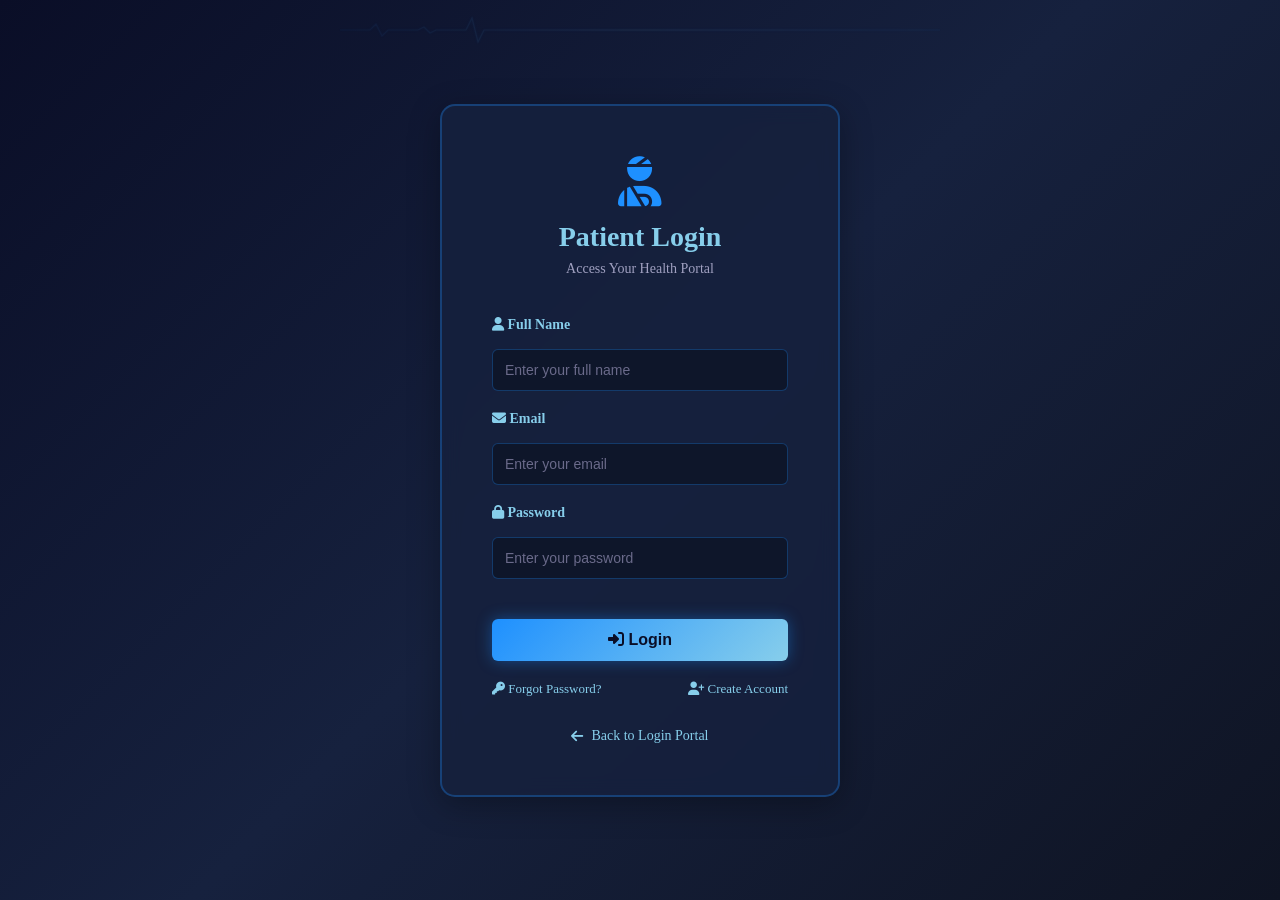
<file: patient-login.html>
﻿<!DOCTYPE html>
<html lang="en">
<head>
  <meta charset="UTF-8" />
  <meta name="viewport" content="width=device-width, initial-scale=1.0" />
  <title>Patient Login - Healio</title>
  <link rel="stylesheet" href="style.css" />
  <link rel="stylesheet" href="https://cdnjs.cloudflare.com/ajax/libs/font-awesome/6.5.0/css/all.min.css" />
  <style>
    .auth-page {
      min-height: 100vh;
      display: flex;
      align-items: center;
      justify-content: center;
      padding: 20px;
      background: linear-gradient(135deg, #0a0e27 0%, #16213e 50%, #0f1423 100%);
    }

    .auth-box {
      background: rgba(22, 33, 62, 0.9);
      border: 2px solid rgba(30, 144, 255, 0.3);
      border-radius: 15px;
      padding: 50px;
      max-width: 400px;
      width: 100%;
      backdrop-filter: blur(10px);
      box-shadow: 0 8px 32px rgba(0, 0, 0, 0.3);
    }

    .auth-header {
      text-align: center;
      margin-bottom: 40px;
    }

    .auth-header i {
      font-size: 50px;
      color: #1e90ff;
      margin-bottom: 15px;
    }

    .auth-header h1 {
      font-size: 28px;
      color: #87ceeb;
      margin-bottom: 8px;
    }

    .auth-header p {
      color: #a0a0c0;
      font-size: 14px;
    }

    .form-group {
      margin-bottom: 20px;
    }

    .form-group label {
      display: block;
      margin-bottom: 8px;
      color: #87ceeb;
      font-weight: 600;
      font-size: 14px;
    }

    .form-group input {
      width: 100%;
      padding: 12px;
      background: rgba(0, 0, 0, 0.3);
      border: 1px solid rgba(30, 144, 255, 0.3);
      border-radius: 6px;
      color: #e0e0ff;
      font-size: 14px;
      transition: all 0.3s ease;
    }

    .form-group input:focus {
      outline: none;
      border-color: #1e90ff;
      box-shadow: 0 0 10px rgba(30, 144, 255, 0.3);
      background: rgba(0, 0, 0, 0.5);
    }

    .form-group input::placeholder {
      color: #6a6a8a;
    }

    .login-button {
      width: 100%;
      padding: 12px;
      margin-top: 20px;
      background: linear-gradient(135deg, #1e90ff, #87ceeb);
      border: none;
      border-radius: 6px;
      color: #0a0e27;
      font-weight: 600;
      font-size: 16px;
      cursor: pointer;
      transition: all 0.3s ease;
      box-shadow: 0 0 15px rgba(30, 144, 255, 0.4);
    }

    .login-button:hover {
      box-shadow: 0 0 25px rgba(30, 144, 255, 0.7);
      transform: scale(1.02);
    }

    .form-links {
      display: flex;
      justify-content: space-between;
      margin-top: 20px;
      font-size: 13px;
    }

    .form-links a {
      color: #87ceeb;
      text-decoration: none;
      transition: all 0.3s ease;
    }

    .form-links a:hover {
      color: #1e90ff;
    }

    .back-link {
      text-align: center;
      margin-top: 30px;
    }

    .back-link a {
      color: #87ceeb;
      text-decoration: none;
      display: inline-flex;
      align-items: center;
      gap: 8px;
      transition: all 0.3s ease;
      font-size: 14px;
    }

    .back-link a:hover {
      color: #1e90ff;
      transform: translateX(-5px);
    }
  </style>
</head>
<body>

<!-- ECG Background -->
<svg class="ecg-bg" viewBox="0 0 1000 100">
  <defs>
    <linearGradient id="ecgGradient" x1="0%" y1="0%" x2="100%" y2="0%">
      <stop offset="0%" style="stop-color:#1e90ff;stop-opacity:0.3" />
      <stop offset="50%" style="stop-color:#87ceeb;stop-opacity:0.6" />
      <stop offset="100%" style="stop-color:#1e90ff;stop-opacity:0.3" />
    </linearGradient>
  </defs>
  <polyline class="ecg-line" points="0,50 50,50 60,40 70,60 80,50 130,50 140,45 150,55 160,50 210,50 220,30 230,70 240,50 290,50 300,50 350,50 400,50 450,50 500,50 550,50 600,50 650,50 700,50 750,50 800,50 850,50 900,50 950,50 1000,50" fill="none" stroke="url(#ecgGradient)" stroke-width="2"/>
</svg>

<div class="auth-page">
  <div class="auth-box">
    <div class="auth-header">
      <i class="fas fa-user-injured"></i>
      <h1>Patient Login</h1>
      <p>Access Your Health Portal</p>
    </div>

    <form onsubmit="event.preventDefault(); patientLoginForm();">
      <div class="form-group">
        <label for="pname"><i class="fas fa-user"></i> Full Name</label>
        <input type="text" id="pname" placeholder="Enter your full name" required />
      </div>

      <div class="form-group">
        <label for="pemail"><i class="fas fa-envelope"></i> Email</label>
        <input type="email" id="pemail" placeholder="Enter your email" required />
      </div>

      <div class="form-group">
        <label for="ppassword"><i class="fas fa-lock"></i> Password</label>
        <input type="password" id="ppassword" placeholder="Enter your password" required />
      </div>

      <button type="submit" class="login-button">
        <i class="fas fa-sign-in-alt"></i> Login
      </button>
    </form>

    <div class="form-links">
      <a href="#"><i class="fas fa-key"></i> Forgot Password?</a>
      <a href="patient-signup.html"><i class="fas fa-user-plus"></i> Create Account</a>
    </div>

    <div class="back-link">
      <a href="login.html"><i class="fas fa-arrow-left"></i> Back to Login Portal</a>
    </div>
  </div>
</div>

<script src="script.js"></script>
<script>
function patientLoginForm() {
  const name = document.getElementById("pname").value.trim();
  const email = document.getElementById("pemail").value.trim();
  const password = document.getElementById("ppassword").value.trim();

  if(!name || !email || !password) {
    alert("All fields are required");
    return;
  }

  localStorage.setItem("patient", name);
  localStorage.setItem("patientEmail", email);
  window.location.href = "patient-dashboard.html";
}
</script>
</body>
</html>
</file>
<file: style.css>
﻿* {
  margin: 0;
  padding: 0;
  box-sizing: border-box;
}

body {
  font-family: '"'"'Segoe UI'"'"', Tahoma, Geneva, Verdana, sans-serif;
  background: linear-gradient(135deg, #0a0e27 0%, #16213e 50%, #0f1423 100%);
  color: #e0e0ff;
  overflow-x: hidden;
  min-height: 100vh;
  position: relative;
}

/* ECG Background Animation */
.ecg-bg {
  position: fixed;
  top: 0;
  left: 0;
  width: 100%;
  height: 60px;
  opacity: 0.15;
  z-index: 1;
  animation: ecgPulse 3s ease-in-out infinite;
}

.ecg-line {
  filter: drop-shadow(0 0 3px #1e90ff);
  animation: ecgDraw 4s linear infinite;
}

@keyframes ecgPulse {
  0%, 100% { opacity: 0.1; }
  50% { opacity: 0.25; }
}

@keyframes ecgDraw {
  0% { stroke-dashoffset: 1000; }
  100% { stroke-dashoffset: 0; }
}

/* Professional Navigation */
.professional-nav {
  background: rgba(15, 20, 35, 0.95);
  backdrop-filter: blur(10px);
  border-bottom: 2px solid rgba(30, 144, 255, 0.2);
  padding: 15px 40px;
  display: flex;
  justify-content: space-between;
  align-items: center;
  position: sticky;
  top: 0;
  z-index: 1000;
  box-shadow: 0 10px 30px rgba(30, 144, 255, 0.1);
}

.logo {
  font-size: 28px;
  font-weight: 800;
  color: #1e90ff;
  text-shadow: 0 0 10px rgba(30, 144, 255, 0.5);
  display: flex;
  align-items: center;
  gap: 10px;
}

.logo i {
  animation: heartbeat 1.5s ease-in-out infinite;
}

@keyframes heartbeat {
  0%, 100% { transform: scale(1); }
  50% { transform: scale(1.2); }
}

.nav-menu {
  display: flex;
  list-style: none;
  gap: 30px;
  align-items: center;
}

.nav-menu a {
  color: #c0d0ff;
  text-decoration: none;
  font-weight: 600;
  transition: all 0.3s;
  position: relative;
}

.nav-menu a::after {
  content: '';
  position: absolute;
  bottom: -5px;
  left: 0;
  width: 0;
  height: 2px;
  background: #1e90ff;
  transition: width 0.3s;
}

.nav-menu a:hover::after {
  width: 100%;
}

.menuBtn {
  display: none;
  font-size: 24px;
  color: #1e90ff;
  cursor: pointer;
}

/* Buttons */
.btn {
  padding: 12px 24px;
  border: none;
  border-radius: 8px;
  font-weight: 600;
  cursor: pointer;
  transition: all 0.3s;
  font-size: 14px;
  display: inline-flex;
  align-items: center;
  gap: 8px;
}

.btn-primary {
  background: linear-gradient(135deg, #1e90ff 0%, #6495ed 100%);
  color: #ffffff;
  box-shadow: 0 0 20px rgba(30, 144, 255, 0.4);
}

.btn-primary:hover {
  transform: translateY(-3px);
  box-shadow: 0 0 30px rgba(30, 144, 255, 0.7);
}

.btn-secondary {
  background: linear-gradient(135deg, #4169e1 0%, #87ceeb 100%);
  color: #0a0e27;
  box-shadow: 0 0 20px rgba(100, 149, 237, 0.4);
}

.btn-secondary:hover {
  transform: translateY(-3px);
  box-shadow: 0 0 30px rgba(100, 149, 237, 0.7);
}

.btn-search {
  background: #1e90ff !important;
  color: #ffffff !important;
  padding: 10px 16px !important;
}

.btn-logout {
  background: rgba(255, 100, 100, 0.2) !important;
  color: #ff6464 !important;
  border: 1px solid #ff6464;
}

.btn-logout:hover {
  background: rgba(255, 100, 100, 0.4) !important;
}

.btn-full {
  width: 100%;
  justify-content: center;
}

/* Hero Section */
.hero-section {
  padding: 100px 40px;
  text-align: center;
  background: linear-gradient(135deg, rgba(30, 144, 255, 0.1) 0%, rgba(70, 130, 180, 0.05) 100%);
  border-bottom: 2px solid rgba(30, 144, 255, 0.2);
  margin-top: 60px;
}

.hero-content h1 {
  font-size: 48px;
  color: #87ceeb;
  text-shadow: 0 0 30px rgba(30, 144, 255, 0.6);
  margin-bottom: 20px;
}

.hero-content p {
  font-size: 18px;
  color: #b0c0ff;
  margin-bottom: 30px;
}

.hero-buttons {
  display: flex;
  gap: 20px;
  justify-content: center;
  flex-wrap: wrap;
}

/* Features Section */
.features-section {
  padding: 80px 40px;
  background: rgba(0, 0, 0, 0.3);
}

.features-section h2 {
  font-size: 36px;
  text-align: center;
  margin-bottom: 50px;
  color: #87ceeb;
  text-shadow: 0 0 20px rgba(30, 144, 255, 0.4);
}

.features-grid {
  display: grid;
  grid-template-columns: repeat(auto-fit, minmax(280px, 1fr));
  gap: 30px;
}

.feature-card {
  background: rgba(30, 144, 255, 0.08);
  border: 2px solid rgba(30, 144, 255, 0.3);
  border-radius: 15px;
  padding: 30px;
  text-align: center;
  transition: all 0.3s;
  cursor: pointer;
}

.feature-card:hover {
  transform: translateY(-10px);
  border-color: #1e90ff;
  box-shadow: 0 20px 40px rgba(30, 144, 255, 0.4);
}

.feature-card i {
  font-size: 40px;
  color: #87ceeb;
  margin-bottom: 15px;
}

.feature-card h3 {
  font-size: 20px;
  margin-bottom: 10px;
  color: #87ceeb;
}

/* Modals */
.modal {
  display: none;
  position: fixed;
  top: 0;
  left: 0;
  width: 100%;
  height: 100%;
  background: rgba(0, 0, 0, 0.8);
  justify-content: center;
  align-items: center;
  z-index: 2000;
  backdrop-filter: blur(5px);
}

.modal.show {
  display: flex;
}

.modal-content {
  background: linear-gradient(135deg, #0a0e27 0%, #16213e 100%);
  border: 2px solid rgba(30, 144, 255, 0.4);
  border-radius: 20px;
  padding: 40px;
  max-width: 500px;
  width: 90%;
  box-shadow: 0 0 50px rgba(30, 144, 255, 0.4);
  animation: slideIn 0.3s ease-out;
}

@keyframes slideIn {
  from {
    opacity: 0;
    transform: translateY(-50px);
  }
  to {
    opacity: 1;
    transform: translateY(0);
  }
}

.modal-header {
  display: flex;
  justify-content: space-between;
  align-items: center;
  margin-bottom: 30px;
  border-bottom: 2px solid rgba(30, 144, 255, 0.2);
  padding-bottom: 20px;
}

.modal-header h2 {
  color: #87ceeb;
  font-size: 24px;
  text-shadow: 0 0 10px rgba(30, 144, 255, 0.5);
}

.modal-close {
  font-size: 32px;
  color: #ff6464;
  cursor: pointer;
  transition: all 0.3s;
}

.modal-close:hover {
  transform: scale(1.2);
  text-shadow: 0 0 10px rgba(255, 100, 100, 0.6);
}

.modal-form {
  display: flex;
  flex-direction: column;
  gap: 15px;
}

.modal-form input,
.modal-form textarea {
  padding: 12px;
  border: 2px solid rgba(30, 144, 255, 0.2);
  border-radius: 8px;
  background: rgba(30, 144, 255, 0.08);
  color: #e0e0ff;
  font-size: 14px;
  transition: all 0.3s;
}

.modal-form input:focus,
.modal-form textarea:focus {
  outline: none;
  border-color: #1e90ff;
  box-shadow: 0 0 10px rgba(30, 144, 255, 0.4);
  background: rgba(30, 144, 255, 0.12);
}

/* Dashboard */
.dashboard {
  padding: 40px;
  margin-top: 60px;
  min-height: 100vh;
}

.dashboard-header {
  display: flex;
  justify-content: space-between;
  align-items: flex-start;
  margin-bottom: 40px;
  padding: 30px;
  background: linear-gradient(135deg, rgba(30, 144, 255, 0.12) 0%, rgba(100, 149, 237, 0.08) 100%);
  border-radius: 15px;
  border: 2px solid rgba(30, 144, 255, 0.3);
}

.welcome-text {
  color: #87ceeb;
  font-size: 32px;
  text-shadow: 0 0 20px rgba(30, 144, 255, 0.5);
  margin-bottom: 10px;
}

.header-subtitle {
  color: #a0b0ff;
  font-size: 14px;
}

/* Dashboard Tabs */
.dashboard-tabs {
  display: flex;
  gap: 15px;
  margin-bottom: 30px;
  overflow-x: auto;
  padding-bottom: 10px;
}

.tab-btn {
  padding: 12px 20px;
  background: rgba(30, 144, 255, 0.1);
  border: 2px solid rgba(30, 144, 255, 0.2);
  border-radius: 8px;
  color: #a0b0ff;
  cursor: pointer;
  transition: all 0.3s;
  font-weight: 600;
  white-space: nowrap;
  display: flex;
  align-items: center;
  gap: 8px;
}

.tab-btn.active {
  background: linear-gradient(135deg, #1e90ff 0%, #6495ed 100%);
  color: #ffffff;
  border-color: #1e90ff;
  box-shadow: 0 0 20px rgba(30, 144, 255, 0.6);
}

.tab-btn:hover {
  border-color: #1e90ff;
}

/* Dashboard Content */
.dashboard-content {
  display: grid;
  grid-template-columns: 2fr 1fr;
  gap: 30px;
}

.dashboard-left {
  display: flex;
  flex-direction: column;
  gap: 30px;
}

.dashboard-right {
  display: flex;
  flex-direction: column;
  gap: 30px;
}

.hospital-content {
  grid-template-columns: 1fr;
}

/* Cards */
.card {
  background: linear-gradient(135deg, rgba(30, 144, 255, 0.12) 0%, rgba(100, 149, 237, 0.08) 100%);
  border: 2px solid rgba(30, 144, 255, 0.3);
  border-radius: 15px;
  padding: 25px;
  box-shadow: 0 10px 30px rgba(30, 144, 255, 0.2);
  transition: all 0.3s;
}

.card:hover {
  border-color: #1e90ff;
  box-shadow: 0 10px 40px rgba(30, 144, 255, 0.3);
}

.card h3 {
  color: #87ceeb;
  font-size: 18px;
  margin-bottom: 20px;
  display: flex;
  align-items: center;
  gap: 10px;
  text-shadow: 0 0 10px rgba(30, 144, 255, 0.4);
}

/* Search Box */
.search-box {
  display: flex;
  gap: 10px;
}

.search-box input {
  flex: 1;
  padding: 12px;
  border: 2px solid rgba(30, 144, 255, 0.2);
  border-radius: 8px;
  background: rgba(30, 144, 255, 0.08);
  color: #e0e0ff;
}

.search-box input:focus {
  outline: none;
  border-color: #1e90ff;
  box-shadow: 0 0 15px rgba(30, 144, 255, 0.4);
}

/* Results Container */
.results-container {
  display: flex;
  flex-direction: column;
  gap: 15px;
}

.result {
  background: rgba(30, 144, 255, 0.12);
  border: 2px solid rgba(30, 144, 255, 0.3);
  border-radius: 10px;
  padding: 20px;
  transition: all 0.3s;
}

.result:hover {
  border-color: #1e90ff;
  box-shadow: 0 10px 30px rgba(30, 144, 255, 0.3);
  transform: translateX(5px);
}

.result h3 {
  color: #87ceeb;
  margin-bottom: 10px;
  font-size: 18px;
}

.result p {
  color: #b0c0ff;
  font-size: 14px;
  margin: 5px 0;
}

.result button {
  width: 100%;
  margin-top: 15px;
}

/* Appointments List */
.appointments-list {
  display: flex;
  flex-direction: column;
  gap: 15px;
}

.appointment-item {
  background: rgba(30, 144, 255, 0.1);
  border-left: 4px solid #1e90ff;
  border-radius: 8px;
  padding: 15px;
  transition: all 0.3s;
}

.appointment-item:hover {
  background: rgba(30, 144, 255, 0.18);
  transform: translateX(5px);
}

.appointment-item p {
  color: #c0d0ff;
  font-size: 14px;
  margin: 5px 0;
}

.appointment-item b {
  color: #87ceeb;
}

/* Empty State */
.empty-state {
  text-align: center;
  color: #808080;
  padding: 30px;
  font-style: italic;
}

/* Form Groups */
.form-group {
  display: flex;
  flex-direction: column;
  gap: 8px;
}

.form-group label {
  color: #a0b0ff;
  font-weight: 600;
  font-size: 14px;
}

.form-input {
  padding: 12px;
  border: 2px solid rgba(30, 144, 255, 0.2);
  border-radius: 8px;
  background: rgba(30, 144, 255, 0.08);
  color: #e0e0ff;
  font-size: 14px;
  transition: all 0.3s;
}

.form-input:focus {
  outline: none;
  border-color: #1e90ff;
  box-shadow: 0 0 15px rgba(30, 144, 255, 0.4);
  background: rgba(30, 144, 255, 0.12);
}

.form-input:read-only {
  background: rgba(0, 0, 0, 0.3);
  color: #808080;
  cursor: not-allowed;
}

/* Health Tips */
.tips-container {
  display: flex;
  flex-direction: column;
  gap: 15px;
}

.tip {
  display: flex;
  gap: 15px;
  align-items: flex-start;
  padding: 15px;
  background: rgba(30, 144, 255, 0.1);
  border-radius: 8px;
  border-left: 4px solid #1e90ff;
}

.tip i {
  color: #1e90ff;
  font-size: 18px;
  flex-shrink: 0;
  margin-top: 3px;
}

.tip p {
  color: #b0c0ff;
  font-size: 14px;
}

.hidden {
  display: none !important;
}

.show {
  display: flex !important;
}

.tab-content {
  display: none;
}

.tab-content.active {
  display: block;
}

/* Responsive */
@media (max-width: 768px) {
  .professional-nav {
    padding: 15px 20px;
  }

  .nav-menu {
    display: none;
  }

  .menuBtn {
    display: block;
  }

  .dashboard-content {
    grid-template-columns: 1fr;
  }

  .hero-content h1 {
    font-size: 32px;
  }

  .modal-content {
    padding: 30px 20px;
  }

  .dashboard-header {
    flex-direction: column;
    gap: 20px;
  }
}
</file>
